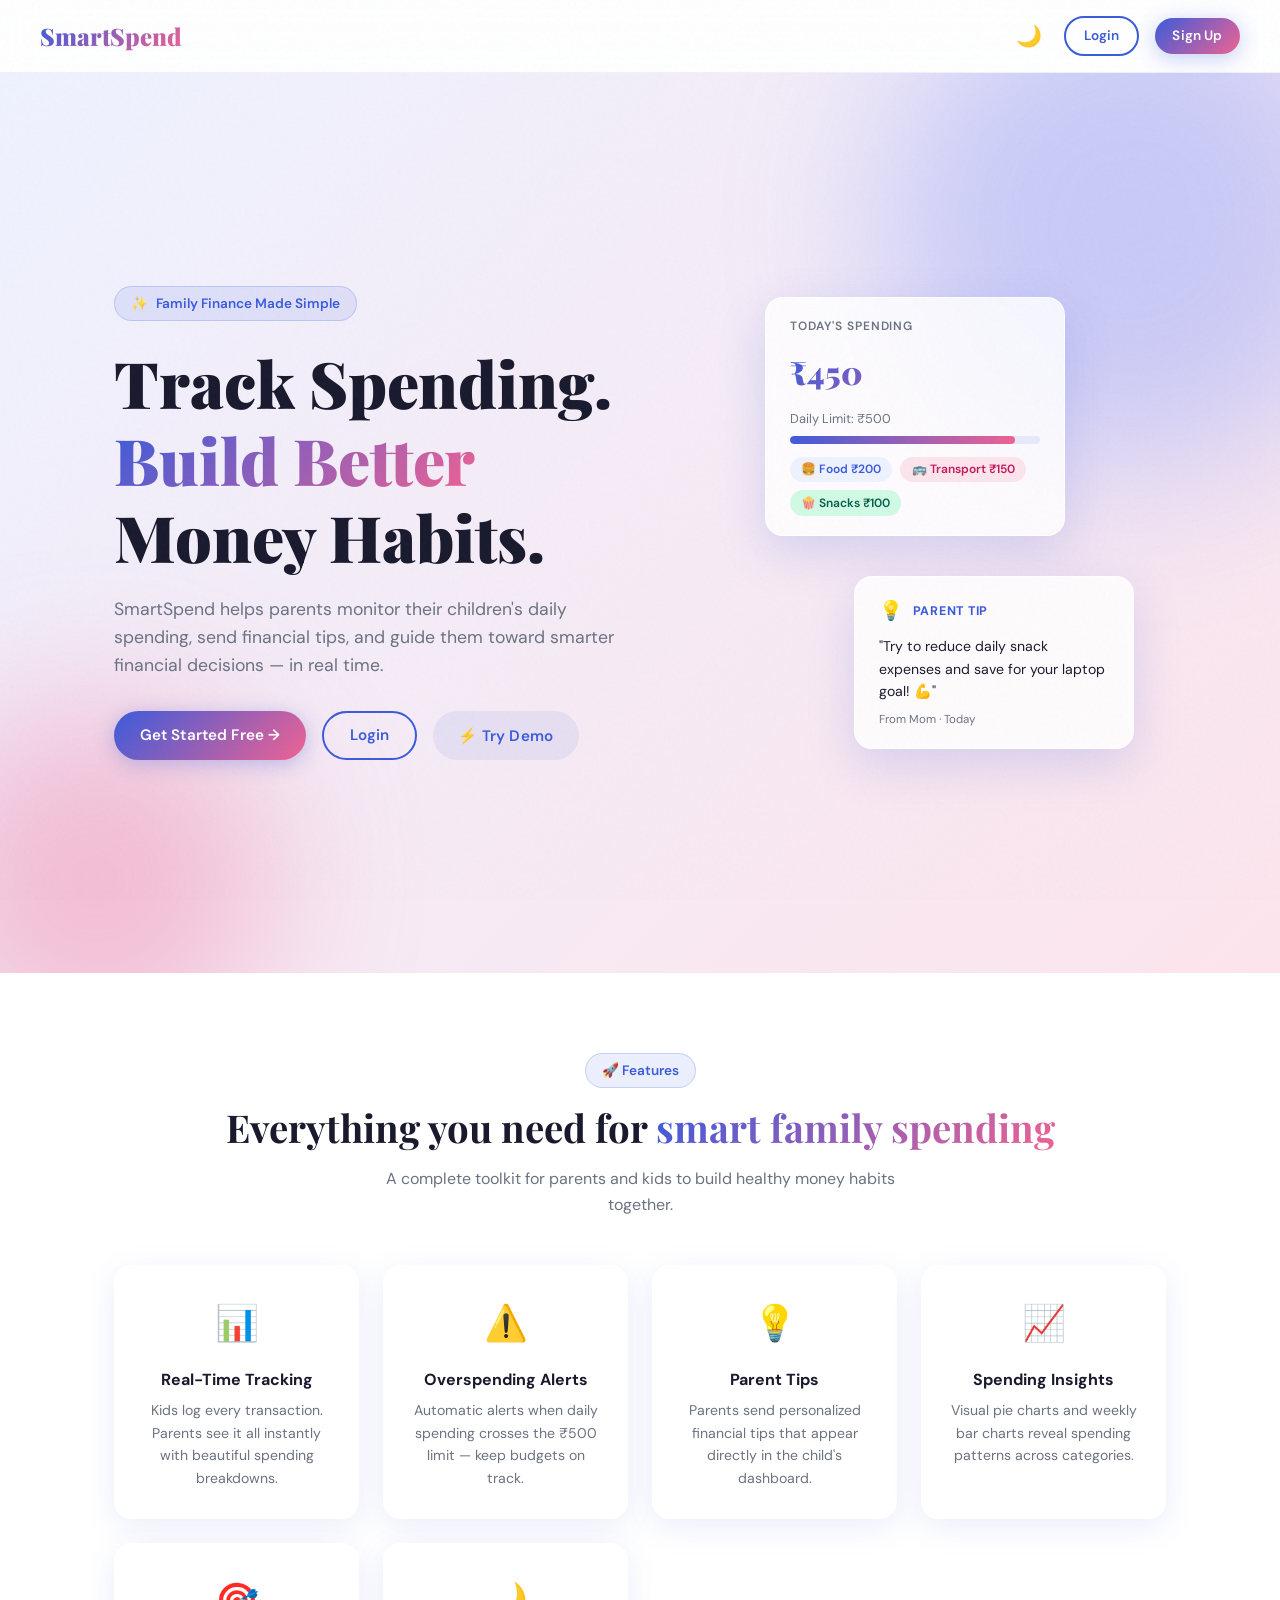
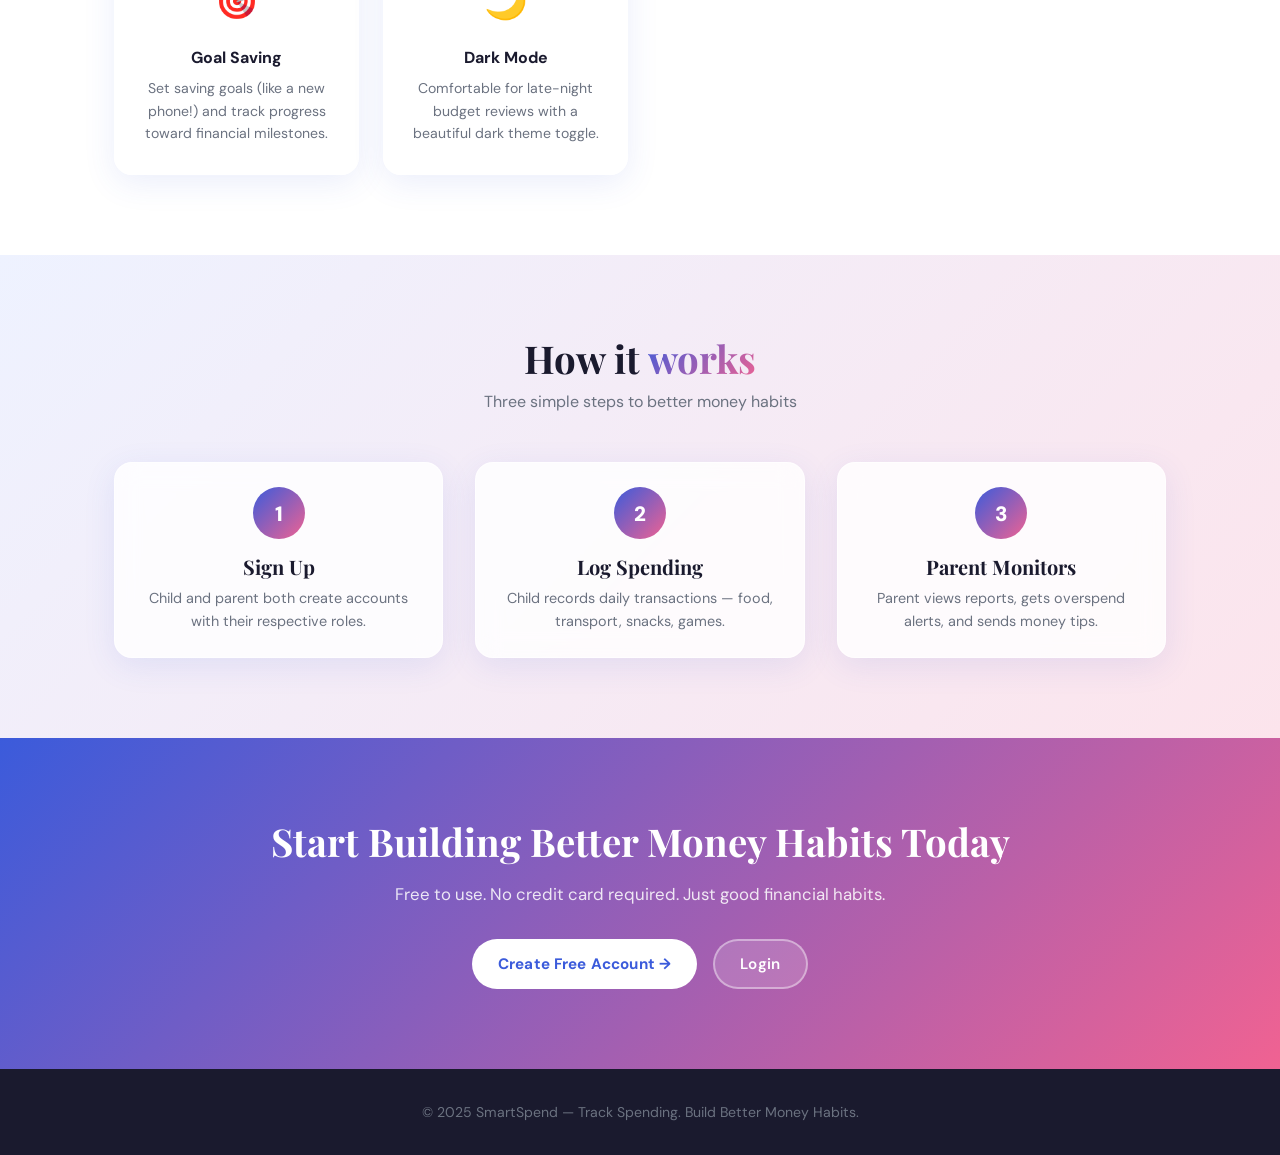
<file: index.html>
<!DOCTYPE html>
<html lang="en">
<head>
  <meta charset="UTF-8" />
  <meta name="viewport" content="width=device-width, initial-scale=1.0" />
  <title>SmartSpend – Track Spending, Build Better Money Habits</title>
  <link rel="stylesheet" href="css/style.css" />
</head>
<body>

<!-- Navbar -->
<nav class="navbar">
  <a href="index.html" class="navbar-brand">SmartSpend</a>
  <div class="navbar-links">
    <button class="dark-toggle" id="themeToggle" title="Toggle dark mode">🌙</button>
    <a href="login.html" class="btn btn-outline btn-sm">Login</a>
    <a href="signup.html" class="btn btn-primary btn-sm">Sign Up</a>
  </div>
</nav>

<!-- Hero Section -->
<section class="hero">
  <div class="hero-bg-blob blob1"></div>
  <div class="hero-bg-blob blob2"></div>
  <div class="container" style="display:grid;grid-template-columns:1fr 1fr;gap:3rem;align-items:center;width:100%">
    <div class="hero-content animate-in">
      <div class="hero-eyebrow">
        <span>✨</span> Family Finance Made Simple
      </div>
      <h1 class="hero-title">
        Track Spending.<br>
        <span class="text-gradient">Build Better</span><br>
        Money Habits.
      </h1>
      <p class="hero-desc">
        SmartSpend helps parents monitor their children's daily spending, send financial tips, and guide them toward smarter financial decisions — in real time.
      </p>
      <div class="hero-buttons">
        <a href="signup.html" class="btn btn-primary">Get Started Free →</a>
        <a href="login.html" class="btn btn-outline">Login</a>
        <button class="btn btn-ghost" id="tryDemoBtn">⚡ Try Demo</button>
      </div>
    </div>

    <!-- Floating Preview Cards -->
    <div class="hero-visual" style="display:flex;flex-direction:column;gap:1rem">
      <div class="floating-card fc1" style="max-width:300px">
        <div style="font-size:0.75rem;font-weight:600;color:var(--text-muted);text-transform:uppercase;letter-spacing:0.08em;margin-bottom:0.6rem">Today's Spending</div>
        <div style="font-family:'Playfair Display',serif;font-size:2rem;font-weight:900;background:var(--grad);-webkit-background-clip:text;-webkit-text-fill-color:transparent;background-clip:text">₹450</div>
        <div style="margin:0.75rem 0 0.4rem;font-size:0.8rem;color:var(--text-muted)">Daily Limit: ₹500</div>
        <div class="progress-wrap"><div class="progress-bar" style="width:90%"></div></div>
        <div style="margin-top:0.8rem;display:flex;gap:0.5rem;flex-wrap:wrap">
          <span class="badge badge-blue">🍔 Food ₹200</span>
          <span class="badge badge-pink">🚌 Transport ₹150</span>
          <span class="badge badge-green">🍿 Snacks ₹100</span>
        </div>
      </div>
      <div class="floating-card fc2" style="max-width:280px;margin-left:auto">
        <div style="display:flex;align-items:center;gap:0.6rem;margin-bottom:0.5rem">
          <span style="font-size:1.2rem">💡</span>
          <span style="font-size:0.78rem;font-weight:700;color:var(--blue);text-transform:uppercase;letter-spacing:0.06em">Parent Tip</span>
        </div>
        <p style="font-size:0.88rem;color:var(--text);margin:0">"Try to reduce daily snack expenses and save for your laptop goal! 💪"</p>
        <div style="margin-top:0.5rem;font-size:0.72rem;color:var(--text-muted)">From Mom · Today</div>
      </div>
    </div>
  </div>
</section>

<!-- Features Section -->
<section class="section" style="background:var(--white)">
  <div class="container text-center">
    <div class="hero-eyebrow" style="margin:0 auto 1rem">🚀 Features</div>
    <h2>Everything you need for <span class="text-gradient">smart family spending</span></h2>
    <p style="max-width:520px;margin:1rem auto 0">A complete toolkit for parents and kids to build healthy money habits together.</p>

    <div class="features-grid">
      <div class="feature-card animate-in">
        <div class="feature-icon">📊</div>
        <div class="feature-title">Real-Time Tracking</div>
        <p class="feature-desc">Kids log every transaction. Parents see it all instantly with beautiful spending breakdowns.</p>
      </div>
      <div class="feature-card animate-in">
        <div class="feature-icon">⚠️</div>
        <div class="feature-title">Overspending Alerts</div>
        <p class="feature-desc">Automatic alerts when daily spending crosses the ₹500 limit — keep budgets on track.</p>
      </div>
      <div class="feature-card animate-in">
        <div class="feature-icon">💡</div>
        <div class="feature-title">Parent Tips</div>
        <p class="feature-desc">Parents send personalized financial tips that appear directly in the child's dashboard.</p>
      </div>
      <div class="feature-card animate-in">
        <div class="feature-icon">📈</div>
        <div class="feature-title">Spending Insights</div>
        <p class="feature-desc">Visual pie charts and weekly bar charts reveal spending patterns across categories.</p>
      </div>
      <div class="feature-card animate-in">
        <div class="feature-icon">🎯</div>
        <div class="feature-title">Goal Saving</div>
        <p class="feature-desc">Set saving goals (like a new phone!) and track progress toward financial milestones.</p>
      </div>
      <div class="feature-card animate-in">
        <div class="feature-icon">🌙</div>
        <div class="feature-title">Dark Mode</div>
        <p class="feature-desc">Comfortable for late-night budget reviews with a beautiful dark theme toggle.</p>
      </div>
    </div>
  </div>
</section>

<!-- How it works -->
<section class="section" style="background:var(--grad-soft)">
  <div class="container text-center">
    <h2>How it <span class="text-gradient">works</span></h2>
    <p style="margin-top:0.5rem">Three simple steps to better money habits</p>
    <div style="display:grid;grid-template-columns:repeat(3,1fr);gap:2rem;margin-top:3rem">
      <div class="card text-center">
        <div style="width:52px;height:52px;border-radius:50%;background:var(--grad);display:flex;align-items:center;justify-content:center;color:white;font-weight:900;font-size:1.3rem;margin:0 auto 1rem">1</div>
        <h3>Sign Up</h3>
        <p style="font-size:0.9rem;margin-top:0.5rem">Child and parent both create accounts with their respective roles.</p>
      </div>
      <div class="card text-center">
        <div style="width:52px;height:52px;border-radius:50%;background:var(--grad);display:flex;align-items:center;justify-content:center;color:white;font-weight:900;font-size:1.3rem;margin:0 auto 1rem">2</div>
        <h3>Log Spending</h3>
        <p style="font-size:0.9rem;margin-top:0.5rem">Child records daily transactions — food, transport, snacks, games.</p>
      </div>
      <div class="card text-center">
        <div style="width:52px;height:52px;border-radius:50%;background:var(--grad);display:flex;align-items:center;justify-content:center;color:white;font-weight:900;font-size:1.3rem;margin:0 auto 1rem">3</div>
        <h3>Parent Monitors</h3>
        <p style="font-size:0.9rem;margin-top:0.5rem">Parent views reports, gets overspend alerts, and sends money tips.</p>
      </div>
    </div>
  </div>
</section>

<!-- CTA -->
<section class="cta-section">
  <div class="container">
    <h2>Start Building Better Money Habits Today</h2>
    <p>Free to use. No credit card required. Just good financial habits.</p>
    <div style="display:flex;gap:1rem;justify-content:center;flex-wrap:wrap">
      <a href="signup.html" class="btn" style="background:white;color:var(--blue);font-weight:700">Create Free Account →</a>
      <a href="login.html" class="btn" style="background:rgba(255,255,255,0.15);color:white;border:2px solid rgba(255,255,255,0.4)">Login</a>
    </div>
  </div>
</section>

<!-- Footer -->
<footer class="footer">
  <p>© 2025 SmartSpend — Track Spending. Build Better Money Habits.</p>
</footer>

<script>
  // ── Theme Management ──────────────────────────────────────────
  const THEME_KEY = 'ss_theme';

  function initTheme() {
    if (localStorage.getItem(THEME_KEY) === 'dark') {
      document.body.classList.add('dark');
      return true;
    }
    return false;
  }

  function toggleTheme() {
    document.body.classList.toggle('dark');
    const isDark = document.body.classList.contains('dark');
    localStorage.setItem(THEME_KEY, isDark ? 'dark' : 'light');
    return isDark;
  }

  // Apply saved theme immediately
  const isDark = initTheme();

  const toggle = document.getElementById('themeToggle');
  toggle.textContent = isDark ? '☀️' : '🌙';

  toggle.addEventListener('click', () => {
    const dark = toggleTheme();
    toggle.textContent = dark ? '☀️' : '🌙';
  });

  // ── Demo Button ───────────────────────────────────────────────
  document.getElementById('tryDemoBtn').addEventListener('click', () => {
    // Store demo flag for dashboard pages to pick up
    sessionStorage.setItem('demo_mode', 'true');
    sessionStorage.setItem('demo_name', 'Demo Kid');
    sessionStorage.setItem('demo_role', 'child');
    window.location.href = 'child-dashboard.html';
  });
</script>
</body>
</html>
</file>
<file: css/style.css>
/* ============================================================
   SmartSpend – Shared Stylesheet
   Theme: Soft financial-clarity aesthetic
   Fonts: Playfair Display (display) + DM Sans (body)
   ============================================================ */

@import url('https://fonts.googleapis.com/css2?family=Playfair+Display:wght@700;900&family=DM+Sans:wght@300;400;500;600&display=swap');

/* ── CSS Variables ── */
:root {
  --blue: #3B5BDB;
  --blue-light: #748FFC;
  --blue-dark: #1E3A8A;
  --pink: #F06292;
  --pink-light: #F8BBD9;
  --pink-dark: #C2185B;
  --grad: linear-gradient(135deg, #3B5BDB 0%, #F06292 100%);
  --grad-soft: linear-gradient(135deg, #EEF2FF 0%, #FCE4EC 100%);
  --white: #FFFFFF;
  --off-white: #F8F9FF;
  --text: #1A1A2E;
  --text-muted: #6B7280;
  --card-bg: rgba(255,255,255,0.82);
  --shadow: 0 8px 32px rgba(59,91,219,0.10);
  --shadow-hover: 0 16px 48px rgba(59,91,219,0.18);
  --radius: 18px;
  --radius-sm: 10px;
  --transition: 0.28s cubic-bezier(.4,0,.2,1);
  --danger: #EF4444;
  --success: #10B981;
  --warning: #F59E0B;
}

/* Dark mode */
body.dark {
  --off-white: #0F1120;
  --white: #1a1d35;
  --card-bg: rgba(30,35,60,0.90);
  --text: #E8EAFF;
  --text-muted: #9CA3AF;
  --shadow: 0 8px 32px rgba(0,0,0,0.35);
  --shadow-hover: 0 16px 48px rgba(0,0,0,0.45);
  --grad-soft: linear-gradient(135deg, #1a2060 0%, #3d1040 100%);
  background: #0F1120 !important;
}

/* ── Reset & Base ── */
*, *::before, *::after { box-sizing: border-box; margin: 0; padding: 0; }

html { scroll-behavior: smooth; }

body {
  font-family: 'DM Sans', sans-serif;
  background: var(--off-white);
  color: var(--text);
  min-height: 100vh;
  line-height: 1.6;
  transition: background var(--transition), color var(--transition);
  overflow-x: hidden;
}

/* ── Noise texture overlay ── */
body::before {
  content: '';
  position: fixed; inset: 0;
  background-image: url("data:image/svg+xml,%3Csvg viewBox='0 0 256 256' xmlns='http://www.w3.org/2000/svg'%3E%3Cfilter id='noise'%3E%3CfeTurbulence type='fractalNoise' baseFrequency='0.9' numOctaves='4' stitchTiles='stitch'/%3E%3C/filter%3E%3Crect width='100%25' height='100%25' filter='url(%23noise)' opacity='0.035'/%3E%3C/svg%3E");
  pointer-events: none; z-index: 9999;
  opacity: 0.6;
}

/* ── Typography ── */
h1, h2, h3, h4 { font-family: 'Playfair Display', serif; line-height: 1.2; }
h1 { font-size: clamp(2.2rem, 5vw, 4rem); font-weight: 900; }
h2 { font-size: clamp(1.6rem, 3vw, 2.4rem); font-weight: 700; }
h3 { font-size: 1.25rem; font-weight: 700; }

p { color: var(--text-muted); }

/* ── Navbar ── */
.navbar {
  position: sticky; top: 0; z-index: 100;
  display: flex; align-items: center; justify-content: space-between;
  padding: 1rem 2.5rem;
  background: rgba(255,255,255,0.85);
  backdrop-filter: blur(16px);
  border-bottom: 1px solid rgba(59,91,219,0.08);
  transition: background var(--transition);
}
body.dark .navbar { background: rgba(15,17,32,0.92); border-color: rgba(116,143,252,0.12); }

.navbar-brand {
  font-family: 'Playfair Display', serif;
  font-size: 1.5rem; font-weight: 900;
  background: var(--grad);
  -webkit-background-clip: text; -webkit-text-fill-color: transparent;
  background-clip: text;
  text-decoration: none;
}

.navbar-links { display: flex; gap: 1rem; align-items: center; }

/* ── Buttons ── */
.btn {
  display: inline-flex; align-items: center; justify-content: center; gap: 0.4rem;
  padding: 0.65rem 1.6rem;
  font-family: 'DM Sans', sans-serif; font-size: 0.95rem; font-weight: 600;
  border: none; border-radius: 50px; cursor: pointer;
  transition: all var(--transition); text-decoration: none;
  white-space: nowrap; letter-spacing: 0.01em;
}

.btn-primary {
  background: var(--grad);
  color: white;
  box-shadow: 0 4px 20px rgba(59,91,219,0.3);
}
.btn-primary:hover {
  transform: translateY(-2px);
  box-shadow: 0 8px 28px rgba(59,91,219,0.42);
}

.btn-outline {
  background: transparent;
  color: var(--blue);
  border: 2px solid var(--blue);
}
.btn-outline:hover {
  background: var(--blue);
  color: white;
  transform: translateY(-2px);
}

.btn-ghost {
  background: rgba(59,91,219,0.08);
  color: var(--blue);
}
.btn-ghost:hover { background: rgba(59,91,219,0.16); }

.btn-danger {
  background: var(--danger);
  color: white;
}
.btn-success {
  background: var(--success);
  color: white;
}
.btn-sm { padding: 0.45rem 1.1rem; font-size: 0.85rem; }
.btn-full { width: 100%; }

/* ── Cards ── */
.card {
  background: var(--card-bg);
  border-radius: var(--radius);
  box-shadow: var(--shadow);
  padding: 1.5rem;
  backdrop-filter: blur(12px);
  border: 1px solid rgba(255,255,255,0.6);
  transition: transform var(--transition), box-shadow var(--transition);
}
body.dark .card { border-color: rgba(116,143,252,0.12); }
.card:hover { transform: translateY(-3px); box-shadow: var(--shadow-hover); }

/* ── Forms ── */
.form-group { margin-bottom: 1.2rem; }
.form-group label {
  display: block; margin-bottom: 0.45rem;
  font-size: 0.88rem; font-weight: 600; color: var(--text);
  letter-spacing: 0.02em; text-transform: uppercase;
}
.form-group input,
.form-group select,
.form-group textarea {
  width: 100%;
  padding: 0.75rem 1rem;
  border: 2px solid rgba(59,91,219,0.15);
  border-radius: var(--radius-sm);
  font-family: 'DM Sans', sans-serif; font-size: 0.95rem;
  background: var(--white); color: var(--text);
  transition: border-color var(--transition), box-shadow var(--transition);
  outline: none;
}
body.dark .form-group input,
body.dark .form-group select,
body.dark .form-group textarea {
  background: rgba(30,35,60,0.8); border-color: rgba(116,143,252,0.2);
  color: var(--text);
}
.form-group input:focus,
.form-group select:focus,
.form-group textarea:focus {
  border-color: var(--blue);
  box-shadow: 0 0 0 4px rgba(59,91,219,0.12);
}

/* ── Alert ── */
.alert {
  padding: 1rem 1.25rem;
  border-radius: var(--radius-sm);
  font-weight: 500; font-size: 0.95rem;
  margin-bottom: 1rem;
  display: flex; align-items: center; gap: 0.6rem;
  animation: slideDown 0.35s ease;
}
.alert-danger { background: #FEE2E2; color: #991B1B; border-left: 4px solid var(--danger); }
.alert-success { background: #D1FAE5; color: #065F46; border-left: 4px solid var(--success); }
.alert-warning { background: #FEF3C7; color: #92400E; border-left: 4px solid var(--warning); }
.alert-info { background: #EEF2FF; color: #3730A3; border-left: 4px solid var(--blue); }

body.dark .alert-danger { background: rgba(239,68,68,0.15); color: #FCA5A5; }
body.dark .alert-success { background: rgba(16,185,129,0.15); color: #6EE7B7; }
body.dark .alert-warning { background: rgba(245,158,11,0.15); color: #FCD34D; }
body.dark .alert-info { background: rgba(59,91,219,0.15); color: #A5B4FC; }

/* ── Badge ── */
.badge {
  display: inline-block; padding: 0.2rem 0.7rem;
  border-radius: 50px; font-size: 0.75rem; font-weight: 600;
}
.badge-blue { background: #EEF2FF; color: var(--blue); }
.badge-pink { background: #FCE4EC; color: var(--pink-dark); }
.badge-green { background: #D1FAE5; color: #065F46; }

/* ── Progress Bar ── */
.progress-wrap { background: rgba(59,91,219,0.1); border-radius: 50px; height: 8px; overflow: hidden; }
.progress-bar {
  height: 100%; border-radius: 50px;
  background: var(--grad);
  transition: width 0.6s ease;
}
.progress-bar.danger { background: linear-gradient(90deg, var(--warning), var(--danger)); }

/* ── Section utility ── */
.section { padding: 5rem 0; }
.container { max-width: 1100px; margin: 0 auto; padding: 0 1.5rem; }
.text-center { text-align: center; }
.text-gradient {
  background: var(--grad);
  -webkit-background-clip: text; -webkit-text-fill-color: transparent;
  background-clip: text;
}

/* ── Dashboard Layout ── */
.dashboard-layout {
  display: grid;
  grid-template-columns: 260px 1fr;
  min-height: 100vh;
}

.sidebar {
  background: var(--card-bg);
  backdrop-filter: blur(16px);
  border-right: 1px solid rgba(59,91,219,0.08);
  padding: 2rem 1.5rem;
  display: flex; flex-direction: column; gap: 0.5rem;
  position: sticky; top: 0; height: 100vh; overflow-y: auto;
}
body.dark .sidebar { border-color: rgba(116,143,252,0.12); }

.sidebar-brand {
  font-family: 'Playfair Display', serif; font-size: 1.4rem; font-weight: 900;
  background: var(--grad); -webkit-background-clip: text; -webkit-text-fill-color: transparent;
  background-clip: text; margin-bottom: 1.5rem; display: block; text-decoration: none;
}

.sidebar-section-label {
  font-size: 0.7rem; font-weight: 700; text-transform: uppercase;
  letter-spacing: 0.12em; color: var(--text-muted); padding: 0.5rem 0.75rem 0.25rem;
}

.sidebar-link {
  display: flex; align-items: center; gap: 0.75rem;
  padding: 0.7rem 0.9rem; border-radius: var(--radius-sm);
  text-decoration: none; color: var(--text-muted);
  font-weight: 500; font-size: 0.92rem;
  transition: all var(--transition);
}
.sidebar-link:hover, .sidebar-link.active {
  background: var(--grad-soft);
  color: var(--blue);
}
.sidebar-link .icon { font-size: 1.1rem; }

.sidebar-footer { margin-top: auto; }

.main-content { padding: 2.5rem; overflow-y: auto; }

/* ── Stat Cards ── */
.stats-grid { display: grid; grid-template-columns: repeat(auto-fit, minmax(170px, 1fr)); gap: 1.2rem; margin-bottom: 2rem; }

.stat-card {
  background: var(--card-bg);
  border-radius: var(--radius);
  padding: 1.4rem 1.2rem;
  text-align: center;
  box-shadow: var(--shadow);
  border: 1px solid rgba(255,255,255,0.6);
  backdrop-filter: blur(12px);
  transition: transform var(--transition);
}
body.dark .stat-card { border-color: rgba(116,143,252,0.12); }
.stat-card:hover { transform: translateY(-4px); }

.stat-icon { font-size: 1.8rem; margin-bottom: 0.4rem; }
.stat-value {
  font-family: 'Playfair Display', serif;
  font-size: 1.8rem; font-weight: 900;
  background: var(--grad); -webkit-background-clip: text; -webkit-text-fill-color: transparent;
  background-clip: text;
}
.stat-label { font-size: 0.82rem; color: var(--text-muted); font-weight: 500; margin-top: 0.2rem; }

/* ── Transaction Cards ── */
.transaction-list { display: flex; flex-direction: column; gap: 0.75rem; }

.txn-card {
  display: flex; align-items: center; justify-content: space-between;
  background: var(--card-bg);
  border-radius: var(--radius-sm);
  padding: 0.9rem 1.2rem;
  box-shadow: var(--shadow);
  border: 1px solid rgba(255,255,255,0.6);
  backdrop-filter: blur(8px);
  transition: all var(--transition);
  animation: slideUp 0.3s ease;
}
body.dark .txn-card { border-color: rgba(116,143,252,0.10); }
.txn-card:hover { transform: translateX(4px); box-shadow: var(--shadow-hover); }

.txn-left { display: flex; align-items: center; gap: 0.9rem; }
.txn-icon {
  width: 42px; height: 42px; border-radius: 50%;
  display: flex; align-items: center; justify-content: center;
  font-size: 1.1rem;
  background: var(--grad-soft);
  flex-shrink: 0;
}
.txn-category { font-weight: 600; font-size: 0.95rem; }
.txn-date { font-size: 0.78rem; color: var(--text-muted); }
.txn-amount {
  font-family: 'Playfair Display', serif;
  font-size: 1.15rem; font-weight: 700;
  color: var(--blue);
}

/* ── Pie Chart ── */
.pie-wrap { position: relative; width: 180px; height: 180px; margin: 0 auto 1rem; }
.pie-label-center {
  position: absolute; inset: 0;
  display: flex; flex-direction: column; align-items: center; justify-content: center;
  font-family: 'Playfair Display', serif; font-size: 1rem; font-weight: 700;
}

/* ── Category legend ── */
.cat-legend { display: flex; flex-direction: column; gap: 0.55rem; }
.cat-row { display: flex; align-items: center; gap: 0.75rem; }
.cat-dot { width: 12px; height: 12px; border-radius: 50%; flex-shrink: 0; }
.cat-name { font-size: 0.88rem; flex: 1; }
.cat-amount { font-size: 0.88rem; font-weight: 600; }

/* ── Tip Cards ── */
.tip-card {
  display: flex; align-items: flex-start; gap: 0.75rem;
  background: linear-gradient(135deg, #EEF2FF, #FCE4EC);
  border-radius: var(--radius-sm); padding: 0.9rem 1.1rem;
  border-left: 4px solid var(--blue);
  animation: slideUp 0.3s ease;
  transition: transform var(--transition);
}
body.dark .tip-card { background: linear-gradient(135deg, rgba(59,91,219,0.15), rgba(240,98,146,0.12)); }
.tip-card:hover { transform: translateX(4px); }
.tip-emoji { font-size: 1.2rem; }
.tip-text { font-size: 0.9rem; color: var(--text); font-weight: 500; }
.tip-time { font-size: 0.75rem; color: var(--text-muted); }

/* ── Dark mode toggle ── */
.dark-toggle {
  background: none; border: none; cursor: pointer;
  font-size: 1.3rem; padding: 0.4rem;
  border-radius: 50%; transition: background var(--transition);
}
.dark-toggle:hover { background: rgba(59,91,219,0.1); }

/* ── Landing Page specific ── */
.hero {
  min-height: 100vh;
  display: flex; align-items: center;
  position: relative; overflow: hidden;
  background: var(--grad-soft);
}

.hero-bg-blob {
  position: absolute;
  border-radius: 50%;
  filter: blur(80px);
  opacity: 0.35;
  pointer-events: none;
}
.blob1 { width: 500px; height: 500px; background: var(--blue-light); top: -100px; right: -100px; animation: float 8s ease-in-out infinite; }
.blob2 { width: 350px; height: 350px; background: var(--pink); bottom: -80px; left: -80px; animation: float 10s ease-in-out infinite reverse; }

.hero-content { position: relative; z-index: 2; }
.hero-eyebrow {
  display: inline-flex; align-items: center; gap: 0.5rem;
  background: rgba(59,91,219,0.1); color: var(--blue);
  padding: 0.35rem 1rem; border-radius: 50px;
  font-size: 0.85rem; font-weight: 600; margin-bottom: 1.5rem;
  border: 1px solid rgba(59,91,219,0.2);
}

.hero-title { margin-bottom: 1.2rem; }
.hero-desc { font-size: 1.1rem; max-width: 520px; margin-bottom: 2rem; color: var(--text-muted); }
.hero-buttons { display: flex; gap: 1rem; flex-wrap: wrap; }

.hero-visual {
  position: relative;
  display: flex; align-items: center; justify-content: center;
  padding: 2rem;
}

.floating-card {
  background: var(--card-bg);
  border-radius: var(--radius);
  padding: 1.2rem 1.5rem;
  box-shadow: var(--shadow-hover);
  border: 1px solid rgba(255,255,255,0.8);
  backdrop-filter: blur(16px);
  position: relative;
}
body.dark .floating-card { border-color: rgba(116,143,252,0.15); }
.floating-card.fc1 { animation: float 6s ease-in-out infinite; }
.floating-card.fc2 { animation: float 8s ease-in-out infinite reverse; margin-top: 1.5rem; }

/* Feature cards */
.features-grid { display: grid; grid-template-columns: repeat(auto-fit, minmax(210px, 1fr)); gap: 1.5rem; margin-top: 3rem; }

.feature-card {
  background: var(--card-bg);
  border-radius: var(--radius);
  padding: 1.8rem 1.5rem;
  box-shadow: var(--shadow);
  border: 1px solid rgba(255,255,255,0.6);
  text-align: center;
  transition: all var(--transition);
  cursor: default;
}
body.dark .feature-card { border-color: rgba(116,143,252,0.12); }
.feature-card:hover { transform: translateY(-6px); box-shadow: var(--shadow-hover); }
.feature-icon { font-size: 2.2rem; margin-bottom: 1rem; }
.feature-title { font-family: 'DM Sans', sans-serif; font-weight: 700; margin-bottom: 0.4rem; }
.feature-desc { font-size: 0.88rem; }

/* CTA Section */
.cta-section {
  background: var(--grad);
  color: white; text-align: center;
  padding: 5rem 1.5rem; position: relative; overflow: hidden;
}
.cta-section h2, .cta-section p { color: white; }
.cta-section p { opacity: 0.85; margin: 1rem 0 2rem; font-size: 1.05rem; }

/* Auth Pages */
.auth-wrapper {
  min-height: 100vh;
  display: grid;
  grid-template-columns: 1fr 1fr;
  align-items: stretch;
}
.auth-left {
  background: var(--grad);
  display: flex; flex-direction: column; align-items: center; justify-content: center;
  padding: 3rem;
  color: white; position: relative; overflow: hidden;
}
.auth-left h2, .auth-left p { color: white; }
.auth-right {
  display: flex; align-items: center; justify-content: center;
  padding: 3rem 2rem;
  background: var(--off-white);
}
.auth-box { width: 100%; max-width: 420px; }
.auth-box h2 { margin-bottom: 0.4rem; }
.auth-box .subtitle { margin-bottom: 2rem; font-size: 0.95rem; }

/* Footer */
.footer {
  background: var(--text);
  color: rgba(255,255,255,0.7);
  text-align: center;
  padding: 2rem;
  font-size: 0.88rem;
}
body.dark .footer { background: #07080F; }

/* ── Animations ── */
@keyframes float {
  0%, 100% { transform: translateY(0); }
  50% { transform: translateY(-16px); }
}
@keyframes slideUp {
  from { opacity: 0; transform: translateY(12px); }
  to { opacity: 1; transform: translateY(0); }
}
@keyframes slideDown {
  from { opacity: 0; transform: translateY(-10px); }
  to { opacity: 1; transform: translateY(0); }
}
@keyframes fadeIn {
  from { opacity: 0; }
  to { opacity: 1; }
}
@keyframes pulse {
  0%, 100% { transform: scale(1); }
  50% { transform: scale(1.04); }
}

.animate-in { animation: slideUp 0.45s ease both; }
.animate-in:nth-child(2) { animation-delay: 0.08s; }
.animate-in:nth-child(3) { animation-delay: 0.16s; }
.animate-in:nth-child(4) { animation-delay: 0.24s; }

/* Page sections */
.page-header { margin-bottom: 2rem; }
.page-header h2 { margin-bottom: 0.3rem; }

.grid-2 { display: grid; grid-template-columns: 1fr 1fr; gap: 1.5rem; }
.grid-3 { display: grid; grid-template-columns: 1fr 1fr 1fr; gap: 1.5rem; }

.section-title { font-size: 1rem; font-weight: 700; text-transform: uppercase; letter-spacing: 0.08em; color: var(--text-muted); margin-bottom: 1rem; }

.empty-state { text-align: center; padding: 2.5rem; color: var(--text-muted); }
.empty-state .empty-icon { font-size: 2.5rem; margin-bottom: 0.75rem; }

/* Goal bar */
.goal-card { }
.goal-progress { margin-top: 1rem; }
.goal-info { display: flex; justify-content: space-between; align-items: center; margin-bottom: 0.5rem; font-size: 0.88rem; }
.goal-amount { font-family: 'Playfair Display', serif; font-weight: 700; font-size: 1.1rem; }

/* Mobile responsive */
@media (max-width: 900px) {
  .dashboard-layout { grid-template-columns: 1fr; }
  .sidebar { display: none; }
  .auth-wrapper { grid-template-columns: 1fr; }
  .auth-left { display: none; }
  .grid-2, .grid-3 { grid-template-columns: 1fr; }
  .stats-grid { grid-template-columns: repeat(2, 1fr); }
  .main-content { padding: 1.5rem; }
}

@media (max-width: 600px) {
  .stats-grid { grid-template-columns: 1fr 1fr; }
  .hero-buttons { flex-direction: column; }
  .navbar { padding: 1rem 1.2rem; }
  .hero { min-height: auto; padding: 5rem 0 3rem; }
  .section { padding: 3rem 0; }
}

/* Scrollbar */
::-webkit-scrollbar { width: 6px; }
::-webkit-scrollbar-track { background: transparent; }
::-webkit-scrollbar-thumb { background: rgba(59,91,219,0.25); border-radius: 50px; }

/* Divider */
.divider { border: none; border-top: 1px solid rgba(59,91,219,0.1); margin: 1.5rem 0; }

/* Overspend pulse */
.overspend { animation: pulse 1.5s ease-in-out infinite; }

/* Role pill */
.role-pill {
  display: inline-flex; align-items: center; gap: 0.35rem;
  padding: 0.25rem 0.75rem; border-radius: 50px;
  font-size: 0.78rem; font-weight: 700; text-transform: uppercase; letter-spacing: 0.06em;
}
.role-child { background: #EEF2FF; color: var(--blue); }
.role-parent { background: #FCE4EC; color: var(--pink-dark); }

/* Nav mobile toggle */
.mobile-nav {
  display: none;
  position: fixed; bottom: 0; left: 0; right: 0;
  background: var(--card-bg); backdrop-filter: blur(16px);
  border-top: 1px solid rgba(59,91,219,0.1);
  padding: 0.6rem;
  justify-content: space-around; z-index: 200;
}
@media (max-width: 900px) {
  .mobile-nav { display: flex; }
  body { padding-bottom: 70px; }
}
.mobile-nav-item {
  display: flex; flex-direction: column; align-items: center; gap: 0.2rem;
  text-decoration: none; color: var(--text-muted); font-size: 0.7rem;
  padding: 0.4rem 0.8rem; border-radius: var(--radius-sm);
  transition: color var(--transition);
}
.mobile-nav-item.active, .mobile-nav-item:hover { color: var(--blue); }
.mobile-nav-item .icon { font-size: 1.3rem; }
</file>
